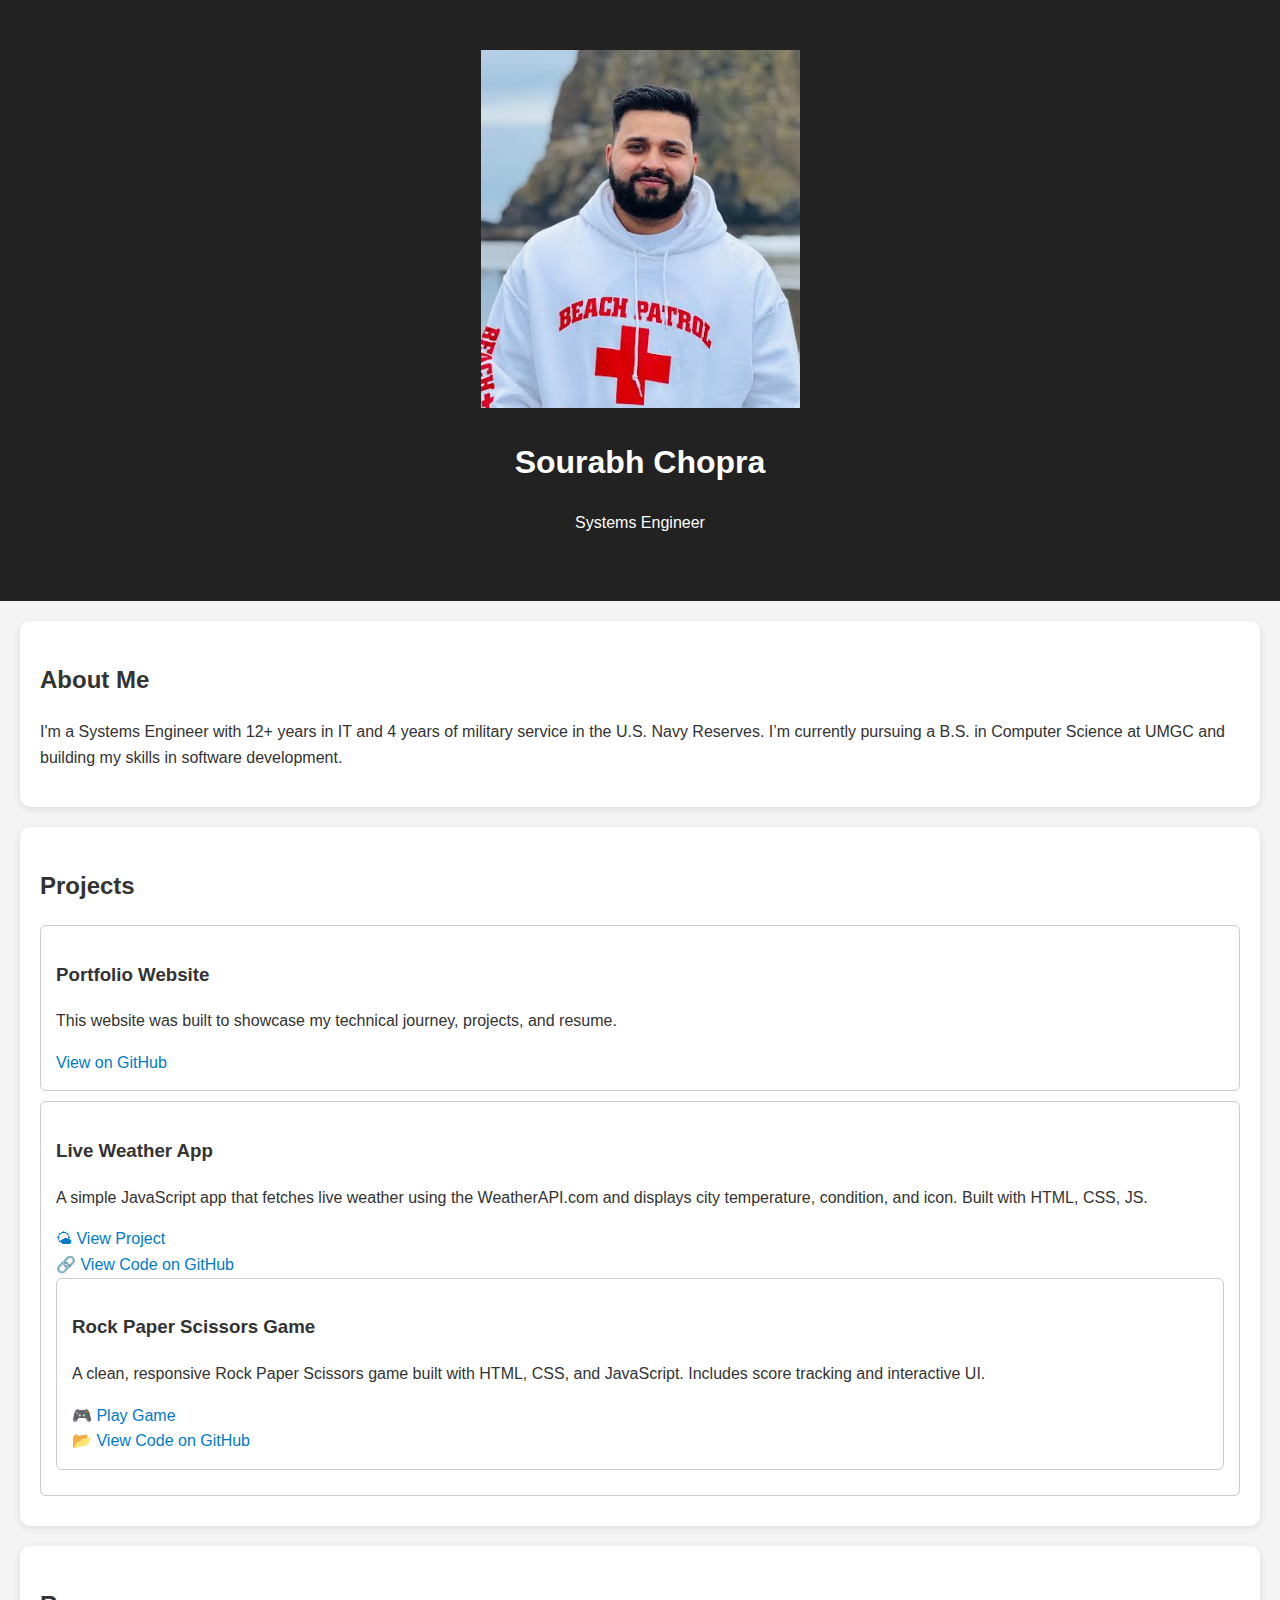
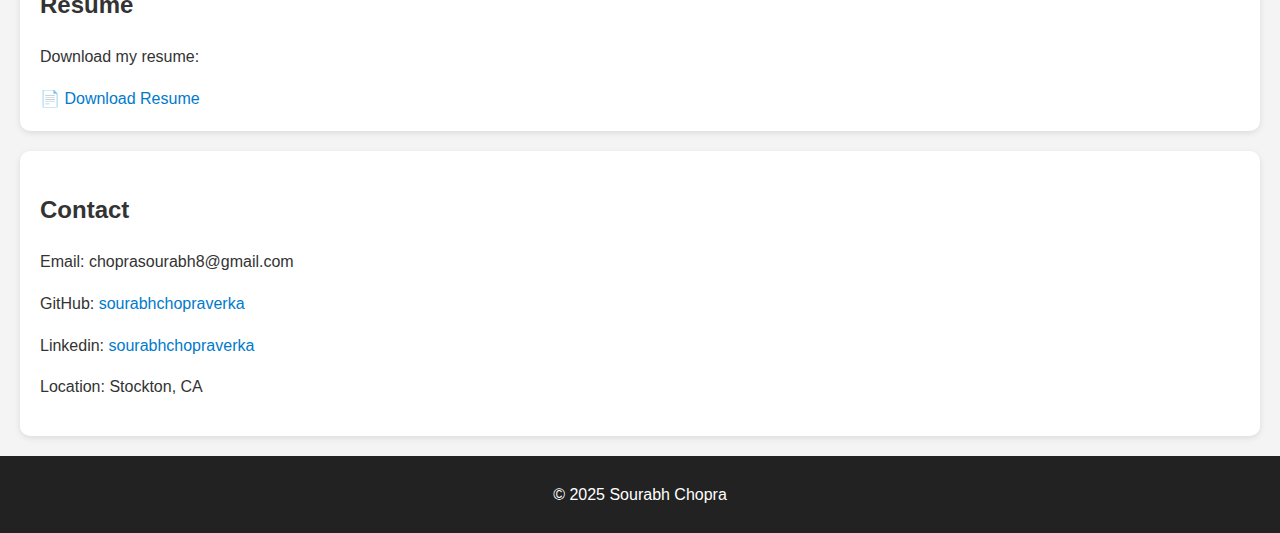
<file: index.html>
<!DOCTYPE html>
<html lang="en">
<head>
  <meta charset="UTF-8" />
  <meta name="viewport" content="width=device-width, initial-scale=1.0" />
  <title>Sourabh Chopra | Portfolio</title>
  <link rel="stylesheet" href="style.css" />
</head>
<body>
  <header class="hero">
    <img src="assets/profile.png" alt="Sourabh Chopra" class="profile-photo">
    <h1>Sourabh Chopra</h1>
    <p>Systems Engineer</p>
  </header>

  <section class="about">
    <h2>About Me</h2>
    <p>
      I'm a Systems Engineer with 12+ years in IT and 4 years of military service in the U.S. Navy Reserves. 
      I’m currently pursuing a B.S. in Computer Science at UMGC and building my skills in software development.
    </p>
  </section>

  <section class="projects">
    <h2>Projects</h2>
    <div class="project-card">
      <h3>Portfolio Website</h3>
      <p>This website was built to showcase my technical journey, projects, and resume.</p>
      <a href="https://github.com/sourabhchopraverka/portfolio-website" target="_blank">View on GitHub</a>
    </div>
    <div class="project-card">
      <h3>Live Weather App</h3>
      <p>A simple JavaScript app that fetches live weather using the WeatherAPI.com and displays city temperature, condition, and icon. Built with HTML, CSS, JS.</p>
      <a href="weather-app/index.html" target="_blank">🌤 View Project</a>
      <br>
      <a href="https://github.com/sourabhchopraverka/portfolio-website/tree/main/weather-app" target="_blank">🔗 View Code on GitHub</a>
    <div class="project-card">
      <h3>Rock Paper Scissors Game</h3>
      <p>A clean, responsive Rock Paper Scissors game built with HTML, CSS, and JavaScript. Includes score tracking and interactive UI.</p>
      <a href="rock-paper-scissors/index.html" target="_blank">🎮 Play Game</a><br>
      <a href="https://github.com/sourabhchopraverka/portfolio-website/tree/main/rock-paper-scissors" target="_blank">📂 View Code on GitHub</a>
    </div>
  </section>

  <section class="resume">
    <h2>Resume</h2>
    <p>Download my resume:</p>
    <a href="assets/RESUME.pdf" class="btn" download>📄 Download Resume</a>
  </section>

  <section class="contact">
    <h2>Contact</h2>
    <p>Email: choprasourabh8@gmail.com</p>
    <p>GitHub: <a href="https://github.com/sourabhchopraverka">sourabhchopraverka</a></p>
    <p>Linkedin: <a href="https://www.linkedin.com/in/sourabhchopraverka/">sourabhchopraverka</a></p>
    <p>Location: Stockton, CA</p>
  </section>

  <footer>
    <p>© 2025 Sourabh Chopra</p>
  </footer>
</body>
</html>
</file>
<file: style.css>
body {
  font-family: Arial, sans-serif;
  margin: 0;
  padding: 0;
  line-height: 1.6;
  color: #333;
  background-color: #f4f4f4;
}

header.hero {
  background: #222;
  color: #fff;
  padding: 50px 20px;
  text-align: center;
}

section {
  padding: 20px;
  margin: 20px;
  background: #fff;
  border-radius: 10px;
  box-shadow: 0 2px 6px rgba(0, 0, 0, 0.1);
}

h2 {
  color: #333;
}

.project-card {
  border: 1px solid #ccc;
  border-radius: 6px;
  padding: 15px;
  margin-bottom: 10px;
}

a {
  color: #007acc;
  text-decoration: none;
}

a:hover {
  text-decoration: underline;
}

footer {
  text-align: center;
  padding: 10px;
  background: #222;
  color: #fff;
}
</file>
